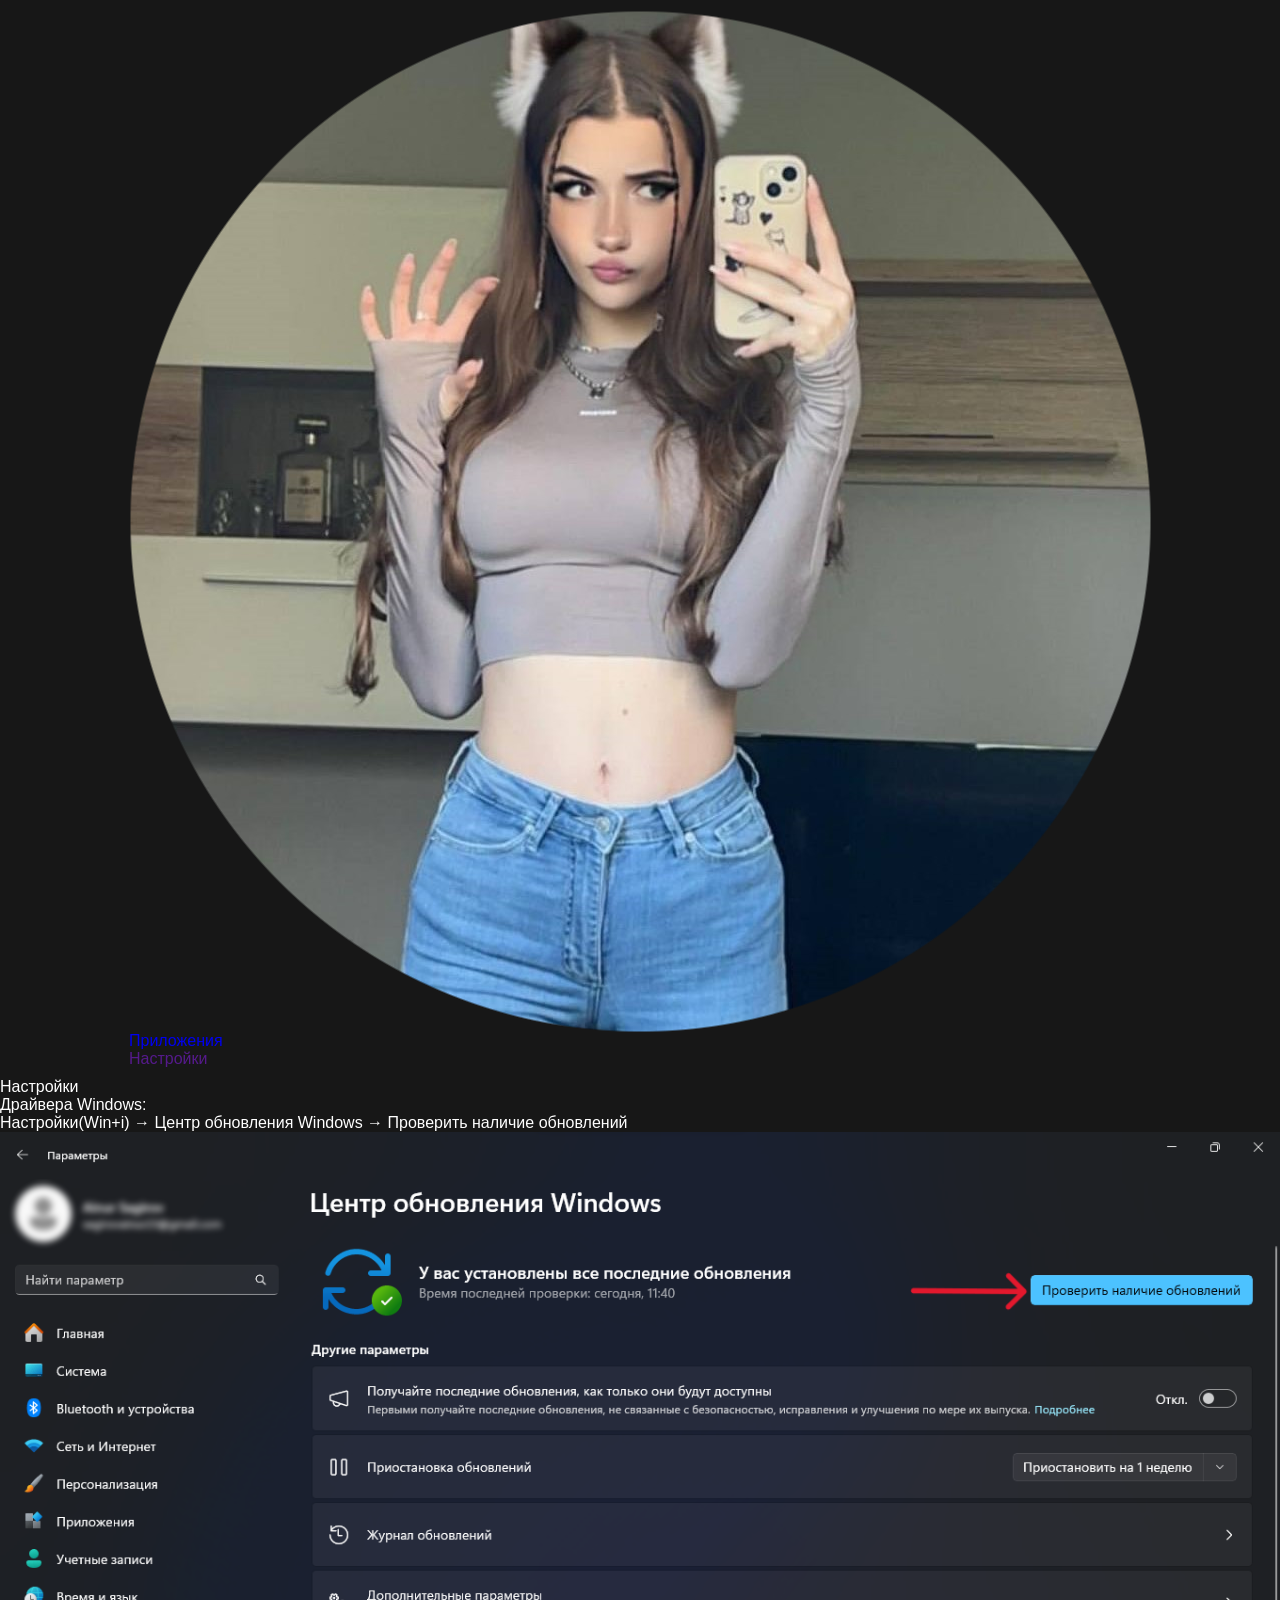
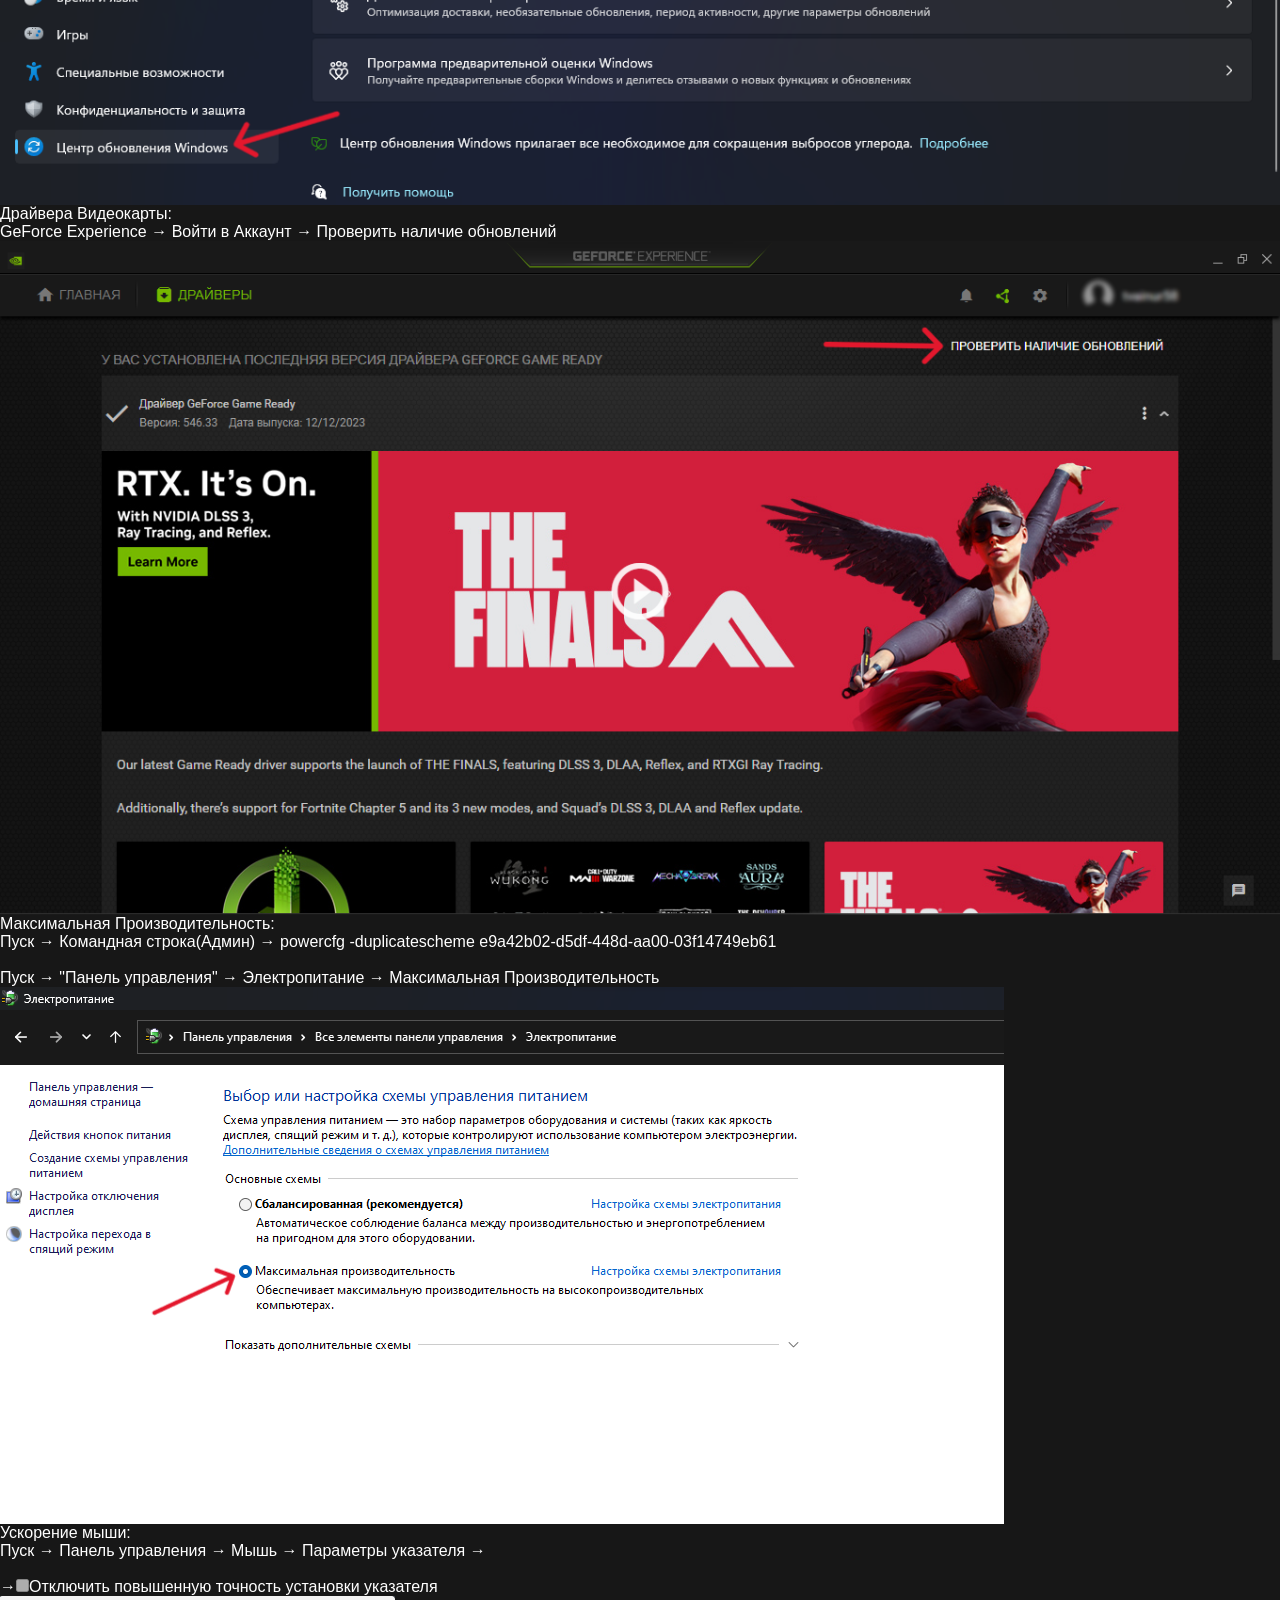
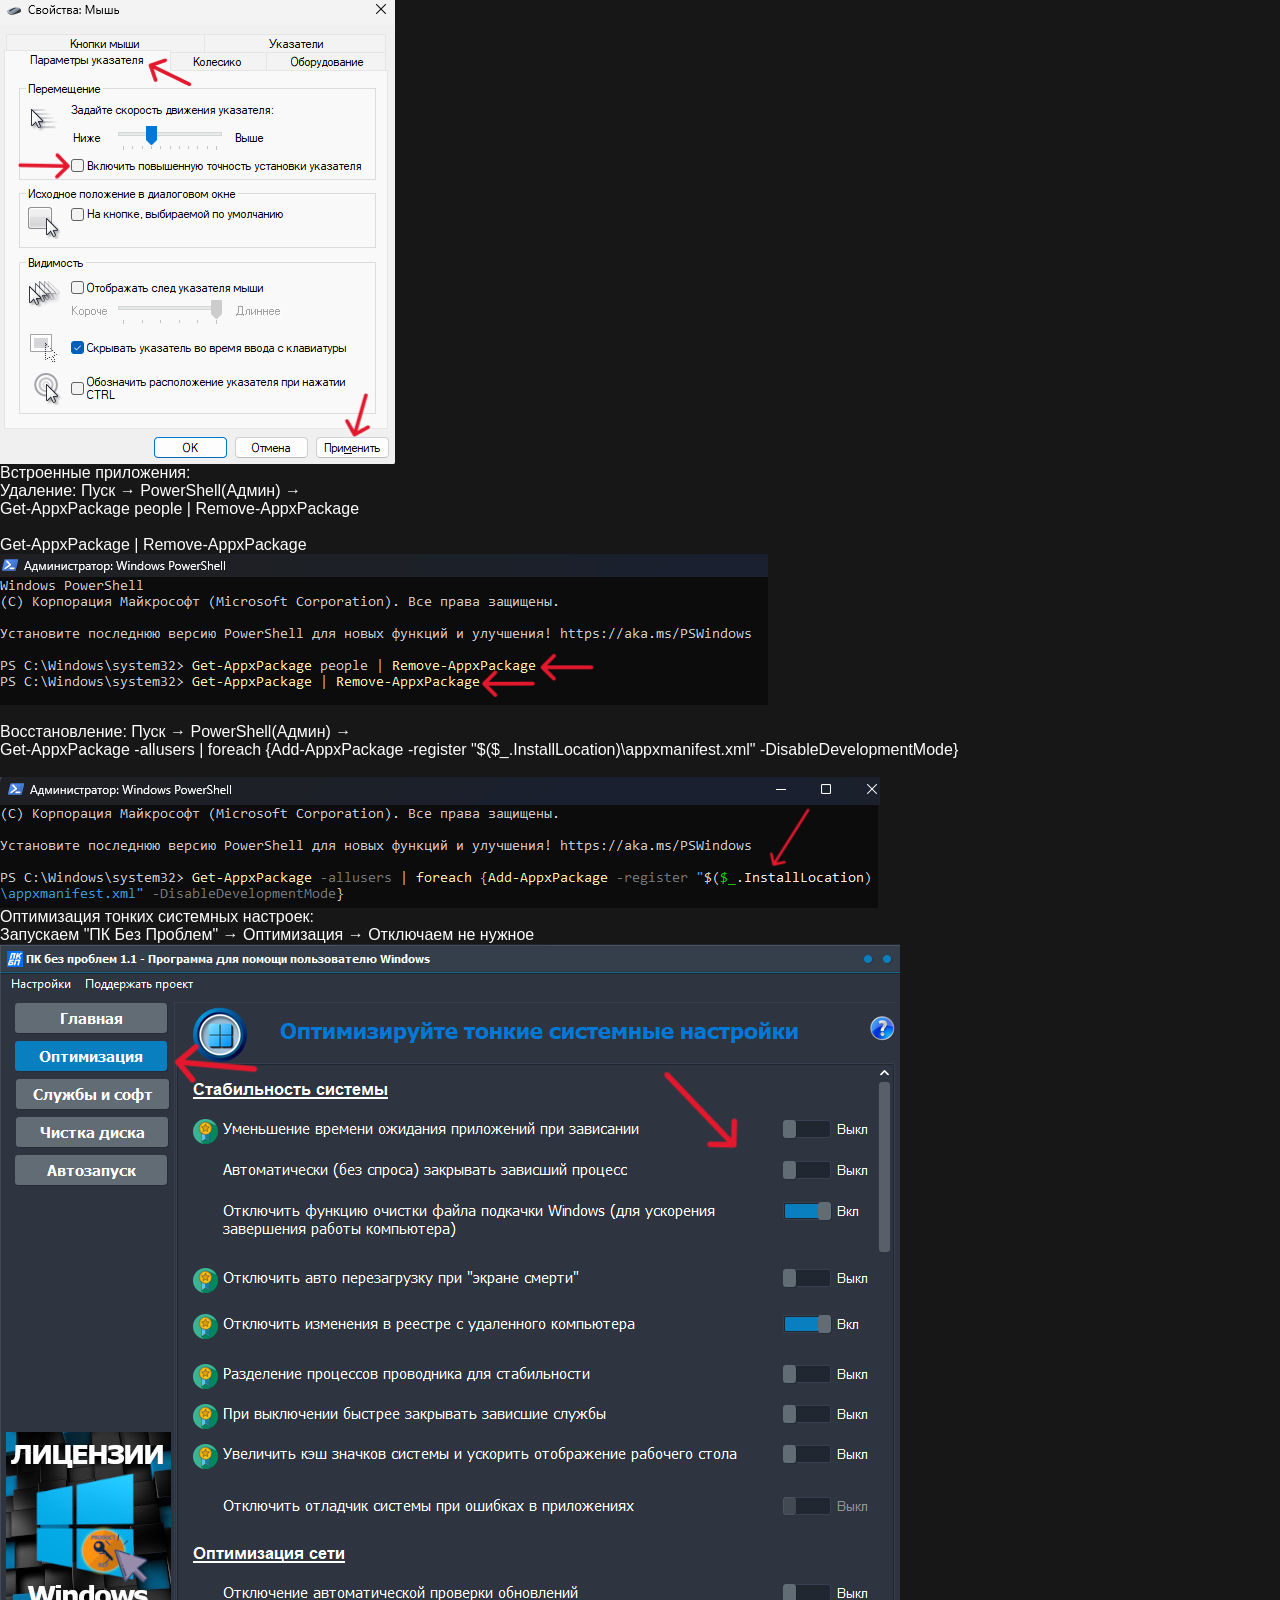
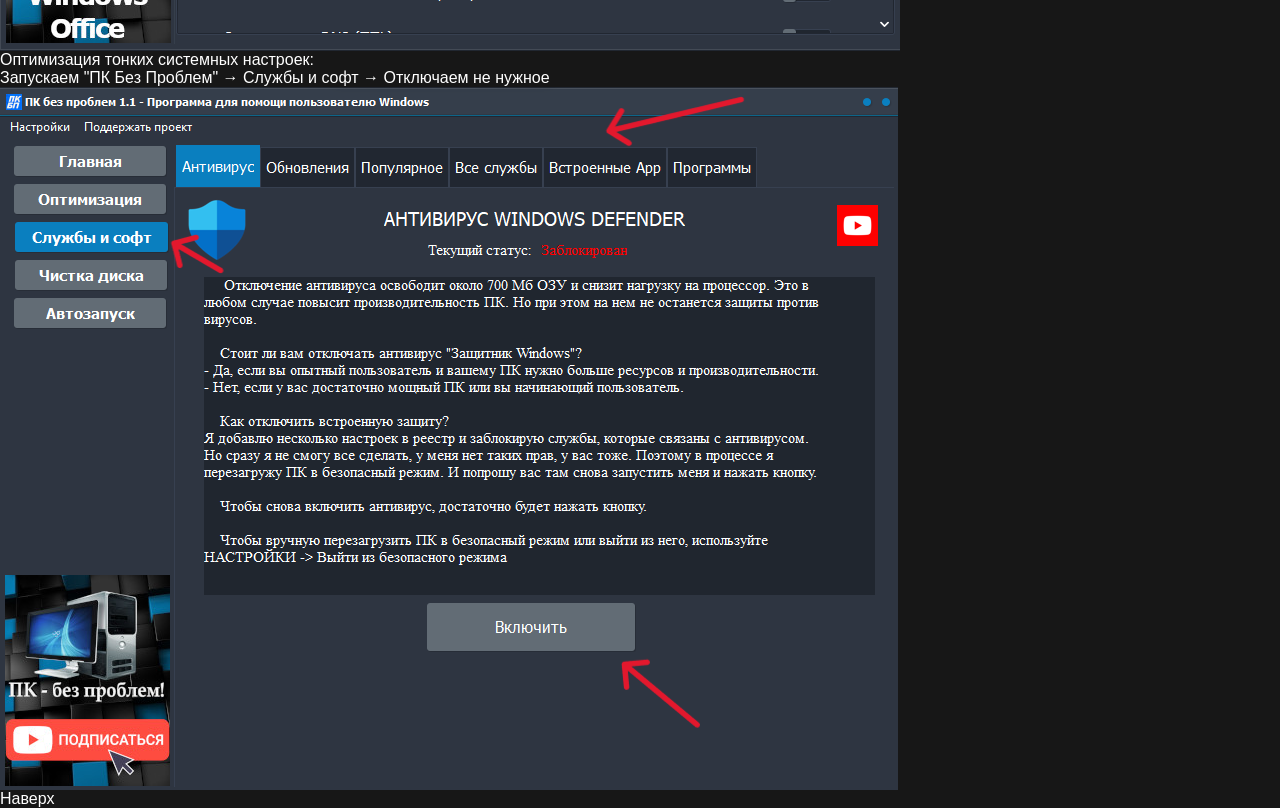
<file: settings.html>
<!DOCTYPE html>
<html lang="en">
<head>
    <meta charset="UTF-8">
    <meta name="viewport" content="width=device-width, initial-scale=1.0">
    <meta name="apple-mobile-web-app-capable" content="yes">
    <link rel="stylesheet" href="css/reset.css">
    <link rel="stylesheet" href="css/style.css">
    <title>R1verb Настройки</title>
</head>
<body>
    <div id="apps_nav_link"></div>
    <header class="header">
        <div class="header_container">
            <div class="header_all">
                <div class="header_logo">
                    <a class="logo_link" href="index.html"><img class="logo" src="img/logo.png"></a>
                </div>
                <nav>
                    <ul class="nav-links">
                        <li class="link"><a class="apps_link" href="index.html">Приложения</a></li>
                        <li class="link"><a class="settingsS_link" href="">Настройки</a></li>
                    </ul>
                </nav>
                <div class="burger-menu">
                    <span></span>
                    <span></span>
                    <span></span>
                </div>
            </div>    
        </div>
    </header>

    <div class="content">
        <div class="content_settings">
            <div class="settings_container">
                <div class="settings_all_text">Настройки</div>
                <div class="settings_all">
                    <div class="update_windows">
                        <p class="windows_UpText">Драйвера Windows:</p>
                        <p class="update_windows_text">Настройки(Win+i) → Центр обновления Windows → Проверить наличие обновлений</p>
                        <img class="update_windows_image" src="img/win11.png">
                    </div>
                    <div class="update_drivers">
                        <p class="windows_UpText">Драйвера Видеокарты:</p>
                        <p class="update_drivers_text">GeForce Experience → Войти в Аккаунт → Проверить наличие обновлений</p>
                        <img class="update_drivers_image" src="img/grfcExp.png">
                    </div>
                    <div class="windows_bat">
                        <p class="windows_UpText">Максимальная Производительность:</p>
                        <p class="windows_bat_text">Пуск → Командная строка(Админ) → <span>powercfg -duplicatescheme e9a42b02-d5df-448d-aa00-03f14749eb61</span><br><br>Пуск → "Панель управления" → Электропитание → Максимальная Производительность</p>
                        <img class="windows_bat_image" src="img/batMax.png">
                    </div>
                    <div class="windows_mouse">
                        <p class="windows_UpText">Ускорение мыши:</p>
                        <p class="windows_mouse_text">Пуск → Панель управления → Мышь → Параметры указателя → <br><br>→<input id="html" type="checkbox" disabled><span>Отключить</span> повышенную точность установки указателя</p>
                        <img class="windows_mouse_image" src="img/winMouse.png">
                    </div>
                </div>
                <div class="windows_delete">
                    <p class="windows_UpText">Встроенные приложения:</p>
                    <p class="windows_delete_text">Удаление: Пуск → PowerShell(Админ) → <br><span>
                        <ul class="windows_delete_ul">
                            <li><span>Get-AppxPackage people | Remove-AppxPackage</span></li><br>
                            <li><span>Get-AppxPackage | Remove-AppxPackage</span></li>
                        </ul>
                    </span></p>
                    <img class="windows_delete_image" src="img/winDelete.png"><br>
                    <br><p class="windows_delete_text">Восстановление: Пуск → PowerShell(Админ) → <br><span>
                        <ul class="windows_delete_uls">
                            <li><span>Get-AppxPackage -allusers | foreach {Add-AppxPackage -register "$($_.InstallLocation)\appxmanifest.xml" -DisableDevelopmentMode}</span></li><br>
                        </ul>
                    </span></p>
                    <img class="windows_delete_images" src="img/winDes.png">
                    <div class="windows_optimization">
                        <p class="windows_UpText">Оптимизация тонких системных настроек: </p>
                        <p class="windows_optimization_text">Запускаем "ПК Без Проблем" → Оптимизация → Отключаем не нужное</p>
                        <img class="windows_optimization_image" src="img/winOptimiz.png">
                    </div>
                    <div class="windows_soft">
                        <p class="windows_UpText">Оптимизация тонких системных настроек: </p>
                        <p class="windows_soft_text">Запускаем "ПК Без Проблем" → Службы и софт → Отключаем не нужное</p>
                        <img class="windows_soft_image" src="img/winSoft.png">
                    </div>

                </div>
            </div>
        </div>
    </div>

    <button id="scrollToTopBtn">Наверх</button>
    <body scroll="auto"></body>
    <script src="js/script.js"></script>
</body>
</html>
</file>
<file: css/style.css>
body{font-family:"Mulish",sans-serif;background:#171717;-webkit-transition:background-color 0.3s ease;transition:background-color 0.3s ease;scroll-behavior:smooth;color:#ffffff}.light-theme{background:#ffffff;-webkit-transition:all 0.3s;transition:all 0.3s}.lock{overflow:hidden}[lang=ru] .nav_link{font-size:17px}.light-theme :not(.download_apps_extensions,.download_apps_extensions_text,.apps_btn_gen,.nav_link,.viewing_block_name,.btn_gen,.pc_configuration_section,.setup_workplace-text_title,.setup_workplace-text_subTitle,.copy-message,#scrollBtn){color:#0f0f0f!important;border-color:#0f0f0f!important}#scrollBtn{display:none;position:fixed;bottom:20px;right:20px;background:#38725a;color:white;width:90px;height:90px;border-radius:50%;-webkit-box-align:center;-ms-flex-align:center;align-items:center;text-align:center;border:none;font-size:40px;cursor:pointer;-webkit-transition:all 0.3s ease;transition:all 0.3s ease;z-index:9}@media (hover:hover){#scrollBtn:hover{background:#2e5e4a}}@media (hover:none){#scrollBtn:active{background:#2e5e4a}}.main_img{border-radius:30px;width:100%}.main_text{text-align:center;margin-top:30px;font-size:40px}#apps,#books,#completedGames,#extensions,#pcConfiguration,#settings,#viewing{padding-top:20px}.general_content_block{-webkit-transition:all 0.3s;transition:all 0.3s;max-width:170px;max-height:250px;height:100%;margin-bottom:40px}.general_content_block_name{opacity:0.8;position:absolute;z-index:4;padding-top:5px;margin-bottom:0;color:#ffffff;border-radius:5px;font-size:15px;font-weight:700;overflow:hidden;white-space:nowrap;text-overflow:ellipsis;width:170px}.general_content_block_img{width:100%;height:100%;z-index:3;-webkit-transition:all 0.3s ease;transition:all 0.3s ease;border-radius:10px}@media (hover:hover){.general_content_block:hover{-webkit-transform:scale(0.95);transform:scale(0.95)}}@media (hover:none){.general_content_block:active{-webkit-transform:scale(0.95);transform:scale(0.95)}}.extensions_btn{display:-webkit-box;display:-ms-flexbox;display:flex;margin-top:40px;gap:20px}.block_title{font-size:45px;margin-bottom:30px}.download_apps_extensions_all{display:-webkit-box;display:-ms-flexbox;display:flex;gap:20px;-ms-flex-wrap:wrap;flex-wrap:wrap;-webkit-box-pack:center;-ms-flex-pack:center;justify-content:center}.download_apps_extensions{display:-webkit-box;display:-ms-flexbox;display:flex;-webkit-box-orient:vertical;-webkit-box-direction:normal;-ms-flex-direction:column;flex-direction:column;background:-webkit-gradient(linear,left top,right top,from(#454545),to(#212121));background:linear-gradient(90deg,#454545,#212121);-webkit-box-pack:justify;-ms-flex-pack:justify;justify-content:space-between;width:150px;height:180px;text-align:center;-webkit-box-align:center;-ms-flex-align:center;align-items:center;border-radius:15px;font-weight:700;font-size:20px;line-height:20px;padding:10px 5px;-webkit-transition:-webkit-transform 0.3s ease;transition:-webkit-transform 0.3s ease;transition:transform 0.3s ease;transition:transform 0.3s ease,-webkit-transform 0.3s ease;z-index:2;color:#ffffff}@media (hover:hover){.download_apps_extensions:hover{-webkit-transform:scale(0.95);transform:scale(0.95)}}@media (hover:none){.download_apps_extensions:active{-webkit-transform:scale(0.95);transform:scale(0.95)}}.download_apps_extensions_icon{max-width:115px;border-radius:5px}.btn_gen{background:#38725a;font-size:20px;font-weight:700;width:100px;height:40px;border-radius:10px;color:#ffffff;border:solid #38725a;-webkit-transition:background 0.3s;transition:background 0.3s}@media (hover:hover){.btn_gen:hover{background:#2e5e4a}}@media (hover:none){.btn_gen:active{background:#2e5e4a}}.header_section{background:#202020;position:fixed;top:0;left:0;width:100%;z-index:10}.header_container{max-width:1570px;margin:0 auto;padding:0 20px}.container{max-width:1370px;margin:0 auto;padding:0 20px}.header{display:-webkit-box;display:-ms-flexbox;display:flex;-webkit-box-pack:justify;-ms-flex-pack:justify;justify-content:space-between;-webkit-box-align:center;-ms-flex-align:center;align-items:center;padding:10px 0}.logo_img{max-width:60px;max-height:60px;border-radius:50%}.nav_list{display:-webkit-box;display:-ms-flexbox;display:flex;gap:30px;-webkit-box-align:center;-ms-flex-align:center;align-items:center}.nav_item:last-child{display:none}.nav_item:nth-child(8){margin-left:40px}.burger_menu{position:relative;display:inline-block;width:40px;height:34px;z-index:13;-webkit-box-align:center;-ms-flex-align:center;align-items:center}.burger_menu span{position:absolute;top:16px;width:100%;height:3px;background:#ffffff;left:0;-webkit-transition:all 0.3s ease;transition:all 0.3s ease;border-radius:1px;z-index:132}.burger_menu:after,.burger_menu:before{content:"";position:absolute;left:0;width:100%;height:3px;background:#ffffff;-webkit-transition:all 0.3s ease;transition:all 0.3s ease;border-radius:1px}.burger_menu:before{top:0}.burger_menu:after{bottom:0}.burger_menu-active:before{top:15.2px;-webkit-transform:rotate(45deg);transform:rotate(45deg)}.burger_menu-active span{-webkit-transform:scale(0);transform:scale(0)}.burger_menu-active:after{bottom:16px;-webkit-transform:rotate(-45deg);transform:rotate(-45deg)}.nav_mobile{display:none}.nav_link{display:block;padding:8px 8px;border-radius:8px;font-size:20px;font-weight:700;-webkit-transition:all 0.3s;transition:all 0.3s;color:#ffffff!important}@media (hover:hover){.nav_link:hover{color:#38725a}}@media (hover:none){.nav_link:active{color:#38725a}}.nav_link-active{color:#0f0f0f;background:#ffffff;cursor:default}.theme-switch-wrapper{display:-webkit-box;display:-ms-flexbox;display:flex;-webkit-box-align:center;-ms-flex-align:center;align-items:center;margin-bottom:20px}.theme-switch{display:inline-block;height:34px;position:relative;width:60px}.theme-switch input{display:none}.slider{background:#272727;bottom:0;cursor:pointer;border-radius:10px;left:0;position:absolute;right:0;top:0;-webkit-transition:0.4s;transition:0.4s}@media (hover:hover){.slider:hover{background:#3F3F3F}}@media (hover:none){.slider:active{background:#3F3F3F}}.slider:before{background:#fff;bottom:4px;content:"";border-radius:10px;height:26px;left:4px;position:absolute;-webkit-transition:0.4s;transition:0.4s;width:26px}input:checked+.slider{background:#ffffff}input:checked+.slider:before{-webkit-transform:translateX(26px);transform:translateX(26px);background:#272727}.apps_section{margin-top:110px}.apps_btn{display:-webkit-box;display:-ms-flexbox;display:flex;margin-top:40px;gap:20px}.settings_section{margin-top:100px}.settings_list_block{margin-top:50px}.settings_item_block{border-top:2px solid #ffffff}.settings_text_block{max-width:1100px;margin:50px 0 30px;word-wrap:break-word}.settings_detailed_list{max-width:870px}.settings_detailed_list span,.settings_text_block .span{color:#8d8d8d;font-weight:700}.settings_detailed_item_text{margin:20px 0 50px}.copyText{cursor:pointer;-webkit-transition:color 0.6s;transition:color 0.6s;word-wrap:break-word}.copy-message{position:fixed;top:50%;left:50%;-webkit-transform:translate(-50%,-50%);transform:translate(-50%,-50%);background:#38725a;color:#ffffff;padding:10px 20px;border-radius:5px;z-index:9999;-webkit-animation:fadeInOut 2s ease-out;animation:fadeInOut 2s ease-out}@-webkit-keyframes fadeInOut{0%{opacity:0}50%{opacity:1}to{opacity:0}}@keyframes fadeInOut{0%{opacity:0}50%{opacity:1}to{opacity:0}}.light-theme .copyText{color:#8d8d8d}@media (hover:hover){.copyText:hover{color:#ffffff}.light-theme .copyText:hover{color:#0f0f0f}}@media (hover:none){.copyText:active{color:#0f0f0f}}.completedGames_section{margin-bottom:30px;margin-top:80px}.completedGames_block_all{display:-webkit-box;display:-ms-flexbox;display:flex;gap:24px;-ms-flex-wrap:wrap;flex-wrap:wrap;margin-top:30px;-webkit-box-pack:center;-ms-flex-pack:center;justify-content:center}.viewing_section{margin:80px 0}.viewing_block_all{display:-webkit-box;display:-ms-flexbox;display:flex;gap:24px;-ms-flex-wrap:wrap;flex-wrap:wrap;margin-top:30px;-webkit-box-pack:center;-ms-flex-pack:center;justify-content:center}.books_section{margin-bottom:50px}.books_block_all{display:-webkit-box;display:-ms-flexbox;display:flex;gap:24px;-ms-flex-wrap:wrap;flex-wrap:wrap;margin-top:30px;-webkit-box-pack:center;-ms-flex-pack:center;justify-content:center}.viewing_block_name{background:#0f0f0f;position:absolute;z-index:4;margin:5px;padding:5px;color:#ffffff;border-radius:5px}.viewing_block_img_movies{max-width:250px;max-height:250px;width:100%;height:100%;z-index:3;-webkit-transition:all 0.3s ease;transition:all 0.3s ease;border-radius:10px}.viewing_block:hover .viewing_block_img_movies{-webkit-transform:scale(0.95);transform:scale(0.95);border-radius:0px}.pc_configuration_section{margin:80px 0}.pc_start_image{display:-webkit-box;display:-ms-flexbox;display:flex;-webkit-box-align:center;-ms-flex-align:center;align-items:center;-webkit-box-pack:center;-ms-flex-pack:center;justify-content:center;gap:30px;-ms-flex-wrap:wrap;flex-wrap:wrap}.pc_image{max-width:350px;width:90%;border-radius:10px}.pc_configuration_all{position:relative;max-width:500px;width:100%;height:auto;-webkit-box-shadow:0 0 8px 0 #38725a;box-shadow:0 0 8px 0 #38725a;border-radius:25px;-webkit-box-sizing:border-box;box-sizing:border-box;-webkit-box-pack:center;-ms-flex-pack:center;justify-content:center;-webkit-box-align:center;-ms-flex-align:center;align-items:center;margin:0 auto;margin-top:20px}.light-theme .pc_configuration-top{background:radial-gradient(45.41% 49.44% at 49.06% 52.82%,#38725a 0,#fff 100%)}.pc_configuration-top{-webkit-box-align:center;-ms-flex-align:center;align-items:center;text-align:center;display:-webkit-box;display:-ms-flexbox;display:flex;-webkit-box-orient:vertical;-webkit-box-direction:normal;-ms-flex-direction:column;flex-direction:column;gap:50px;background:radial-gradient(45.41% 49.44% at 49.06% 52.82%,#38725a 0,#141817 100%);border-top-left-radius:25px;border-top-right-radius:25px;width:100%}.pc_configuration-top_img{max-width:400px;width:100%;padding-top:30px}.pc_configuration-top_price{font-size:30px;font-weight:900;color:#ffffff;-webkit-box-align:center;-ms-flex-align:center;align-items:center;text-align:center;padding-top:10px}.pc_configuration-bottom{padding-bottom:5px}.pc_configuration-bottom_info_all{display:-webkit-box;display:-ms-flexbox;display:flex;margin-bottom:16px;-ms-flex-wrap:wrap;flex-wrap:wrap}.pc_configuration-bottom_info{font-size:10px;line-height:1.5;width:33.33333%;padding-top:16px;padding-bottom:10px;text-align:center}.pc_configuration-bottom_info-title{font-size:14px;font-weight:800;line-height:1.66;margin-bottom:2px;letter-spacing:0.36px}.pc_configuration-bottom_info-subtitle{font-size:12px;font-weight:400;line-height:1.66;letter-spacing:0.36px}.setup_workplace_list{display:-webkit-box;display:-ms-flexbox;display:flex;-ms-flex-wrap:wrap;flex-wrap:wrap;gap:15px;-webkit-box-pack:center;-ms-flex-pack:center;justify-content:center;margin-top:50px}.setup_workplace-wrapper{width:400px;height:200px;background:#38725a;border-radius:22px;-webkit-transition:all 0.3s;transition:all 0.3s}@media (hover:hover){.setup_workplace-wrapper:hover{-webkit-transform:scale(0.95);transform:scale(0.95);background:#2e5e4a}}@media (hover:none){.setup_workplace-wrapper:active{-webkit-transform:scale(0.95);transform:scale(0.95);background:#2e5e4a}}.setup_workplace_list li:nth-child(odd) .setup_workplace .setup_workplace-photo{border-top-left-radius:20px;border-bottom-left-radius:20px}.setup_workplace_list li:nth-child(2n) .setup_workplace .setup_workplace-photo{-webkit-box-ordinal-group:3;-ms-flex-order:2;order:2;border-top-right-radius:20px;border-bottom-right-radius:20px}.setup_workplace{display:-webkit-box;display:-ms-flexbox;display:flex;-webkit-box-align:center;-ms-flex-align:center;align-items:center;height:100%}.setup_workplace-photo{-webkit-box-flex:1;-ms-flex:1;flex:1;height:100%;overflow:hidden}.setup_workplace-photo_img{width:100%;height:100%;-o-object-fit:cover;object-fit:cover}.setup_workplace-text{-webkit-box-flex:0.8;-ms-flex:0.8;flex:0.8;padding:0 20px;color:#ffffff}.setup_workplace-text_title{font-size:20px;font-weight:700}.setup_workplace-text_subTitle,.setup_workplace-text_title{color:#ffffff}.setup_workplace_block-img{z-index:2;max-width:200px}.setup_workplace_block:nth-child(2n){-webkit-box-orient:horizontal;-webkit-box-direction:reverse;-ms-flex-direction:row-reverse;flex-direction:row-reverse}.setup_workplace_block:nth-child(2n) .setup_workplace_block-img{margin-left:auto;margin-right:0}.setup_workplace_block:nth-child(odd) .setup_workplace_block-img{border-top-left-radius:10px;border-bottom-left-radius:10px}.setup_workplace_block:nth-child(2n) .setup_workplace_block-img{border-top-right-radius:10px;border-bottom-right-radius:10px}.setup_workplace_block-text{-webkit-box-flex:1;-ms-flex-positive:1;flex-grow:1;-webkit-box-pack:center;-ms-flex-pack:center;justify-content:center;-webkit-box-align:center;-ms-flex-align:center;align-items:center;text-align:center}@media (max-width:1250px){.pc_configuration_all{display:-webkit-box;display:-ms-flexbox;display:flex;-webkit-box-orient:vertical;-webkit-box-direction:normal;-ms-flex-direction:column;flex-direction:column;-webkit-box-pack:center;-ms-flex-pack:center;justify-content:center;-webkit-box-align:center;-ms-flex-align:center;align-items:center}.pc_configuration_img{-webkit-box-ordinal-group:2;-ms-flex-order:1;order:1}.pc_configuration_text{-webkit-box-ordinal-group:3;-ms-flex-order:2;order:2}}@media (max-width:1260px){.nav_list li:not(:nth-last-child(-n+2)){display:none}.nav_item:last-child{display:block}.nav_mobile{-webkit-transition:scroll 0.5s ease;transition:scroll 0.5s ease}.nav_mobile-active{position:fixed;display:-webkit-box;display:-ms-flexbox;display:flex;background:#272727;width:100%;height:100vh;top:0;left:0;z-index:11;overflow-y:auto;-webkit-box-pack:center;-ms-flex-pack:center;justify-content:center;text-align:center;padding-top:10px;z-index:9;padding-top:21px}.nav_link{display:inline-block}.nav_item:last-child{z-index:12}.nav_item_mobile:not(:last-child){padding-bottom:10px}.main_img{border-radius:10px}}@media (max-width:650px){.main_text{font-size:25px}.block_title{font-size:35px}.pc_configuration_text{text-align:center}.pc_configuration_title{font-size:25px}.pc_full_configuration_item{-webkit-box-orient:vertical;-webkit-box-direction:normal;-ms-flex-direction:column;flex-direction:column;gap:0}.pc_full_con-icon{padding:10px 0}.setup_workplace-wrapper{width:300px;height:150px}.setup_workplace-text{-webkit-box-flex:0.8;-ms-flex:0.8;flex:0.8;padding:0 10px}.setup_workplace-text_title{font-size:17px;font-weight:500}.setup_workplace-text_subTitle{font-size:13px}.completedGames_section{margin-top:40px}#scrollBtn{width:70px;height:70px}}@media (max-width:450px){.block_title{font-size:25px}.settings_text_block{font-size:25px}.setup_workplace-wrapper{max-width:300px;max-height:150px;width:100%;height:100%}.setup_workplace_block-img{max-width:200px;max-height:200px;width:100%;height:100%}}@media (max-width:405px){.general_content_block{-webkit-transition:all 0.3s;transition:all 0.3s;max-width:140px;margin-bottom:20px}.general_content_block_name{font-size:14px;font-weight:600;width:140px}}@media (max-width:350px){.setup_workplace-text{padding:0 5px;max-width:50%}.setup_workplace-text_title{word-wrap:break-word;font-size:15px}.setup_workplace-text_subTitle{font-size:10px}}
</file>
